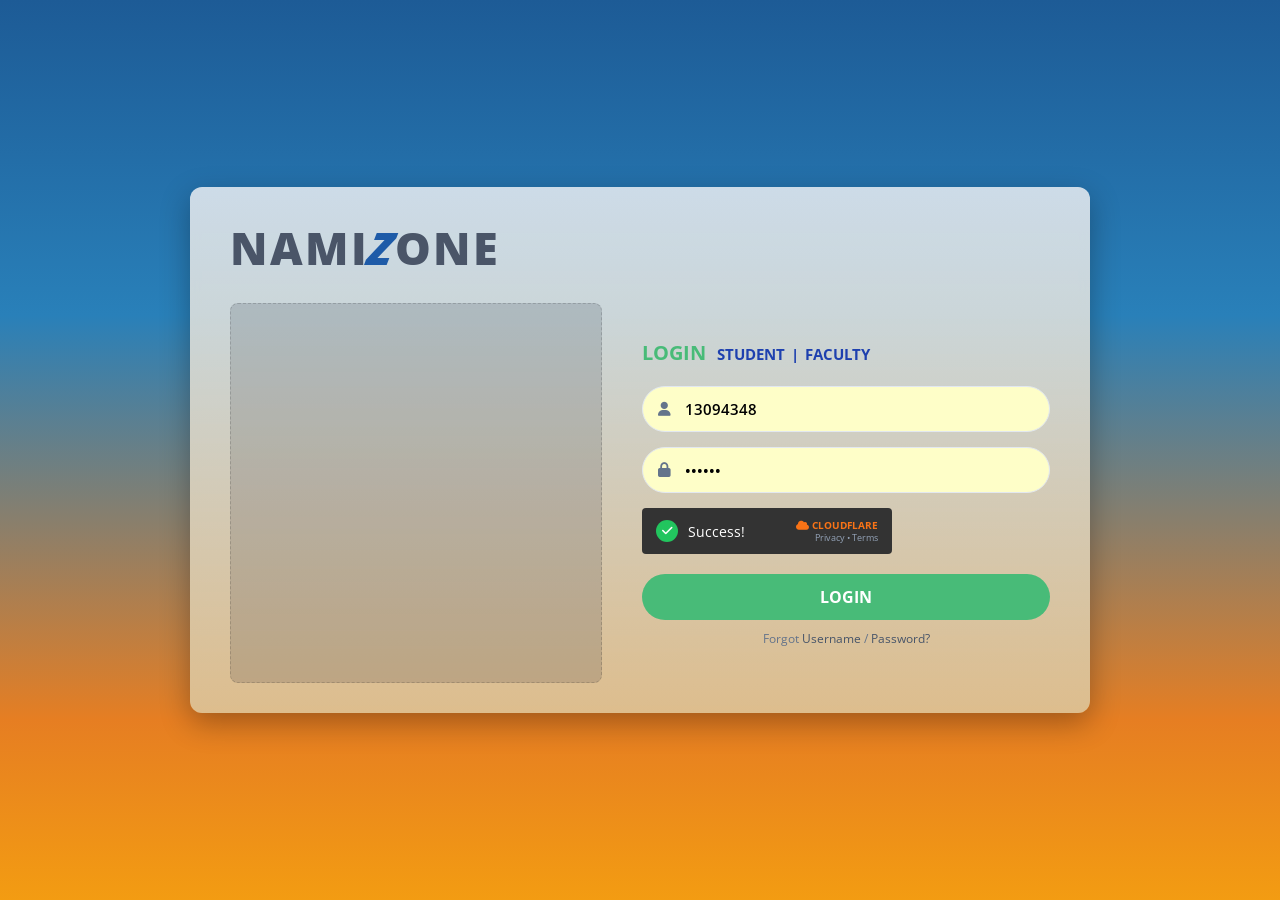
<file: index.html>
<!DOCTYPE html>
<html lang="en">
<head>
    <meta charset="UTF-8">
    <meta name="viewport" content="width=device-width, initial-scale=1.0">
    <title>NAMIZONE - Portal Login</title>
    <link rel="stylesheet" href="style.css">
    <link href="https://fonts.googleapis.com/css2?family=Open+Sans:wght@400;600;700&family=Roboto:wght@400;500;700&display=swap" rel="stylesheet">
    <link rel="stylesheet" href="https://cdnjs.cloudflare.com/ajax/libs/font-awesome/6.4.0/css/all.min.css">
</head>
<body>

    <div class="main-card">
        <!-- Logo Section -->
        <div class="logo-container">
            <h1 class="namizone-logo">NAMI<span class="lightning">Z</span>ONE</h1>
        </div>

        <!-- ================= STUDENT VIEW ================= -->
        <div id="studentView" class="content-body">
            <!-- Blanked Out Left Banner Area -->
            <div class="left-banner-blank"></div>

            <!-- Right Student Login Section -->
            <div class="right-login-section">
                <div class="login-header-row">
                    <span class="login-title">LOGIN</span>
                    <span class="role-selector">
                        <a href="#" class="role-link active" onclick="switchPortal('student')">STUDENT</a>
                        <span class="divider">|</span>
                        <a href="#" class="role-link" onclick="switchPortal('faculty')">FACULTY</a>
                    </span>
                </div>

                <form id="studentLoginForm" onsubmit="handleLogin(event, 'student')">
                    <div class="input-field-wrapper">
                        <i class="fa-solid fa-user input-icon"></i>
                        <input type="text" id="studentUserId" value="13094348" placeholder="User ID" required>
                    </div>

                    <div class="input-field-wrapper">
                        <i class="fa-solid fa-lock input-icon"></i>
                        <input type="password" id="studentPassword" value="••••••" placeholder="Password" required>
                    </div>

                    <div class="captcha-box">
                        <div class="captcha-left">
                            <div class="checkmark-circle">
                                <i class="fa-solid fa-check"></i>
                            </div>
                            <span class="captcha-text">Success!</span>
                        </div>
                        <div class="captcha-right">
                            <span class="cf-logo"><i class="fa-solid fa-cloud"></i> CLOUDFLARE</span>
                            <span class="cf-subtext">Privacy • Terms</span>
                        </div>
                    </div>

                    <button type="submit" class="login-btn green-btn">LOGIN</button>

                    <div class="forgot-row">
                        <span>Forgot</span> <a href="#">Username</a> / <a href="#">Password?</a>
                    </div>
                </form>
            </div>
        </div>

        <!-- ================= FACULTY VIEW ================= -->
        <div id="facultyView" class="content-body hidden">
            <!-- Left Yellow Faculty Box -->
            <div class="faculty-login-box">
                <div class="faculty-header-row">
                    <span class="faculty-title">Login</span>
                    <span class="faculty-subtitle">
                        <a href="#" onclick="switchPortal('student')" class="switch-back-link">Student</a> | Staff / Faculty
                    </span>
                </div>

                <form id="facultyLoginForm" onsubmit="handleLogin(event, 'faculty')">
                    <div class="faculty-field">
                        <label for="facultyUser">User Name</label>
                        <input type="text" id="facultyUser" value="FAC90421" required>
                    </div>

                    <div class="faculty-field">
                        <label for="facultyPwd">Password</label>
                        <input type="password" id="facultyPwd" value="••••••" required>
                    </div>

                    <div class="captcha-text-instruction">
                        Type the characters in the box below
                    </div>

                    <div class="text-captcha-image">
                        avmkv
                    </div>

                    <div class="faculty-field">
                        <input type="text" id="captchaInput" placeholder="Enter captcha text" value="avmkv" required>
                    </div>

                    <div class="get-password-row">
                        <span class="yellow-dot">●</span> <a href="#">Get Password ?</a>
                    </div>

                    <button type="submit" class="faculty-btn">Login</button>
                </form>
            </div>

            <!-- Blanked Out Right Banner Area -->
            <div class="right-banner-blank"></div>
        </div>

    </div>

    <script src="script.js"></script>
</body>
</html>
</file>
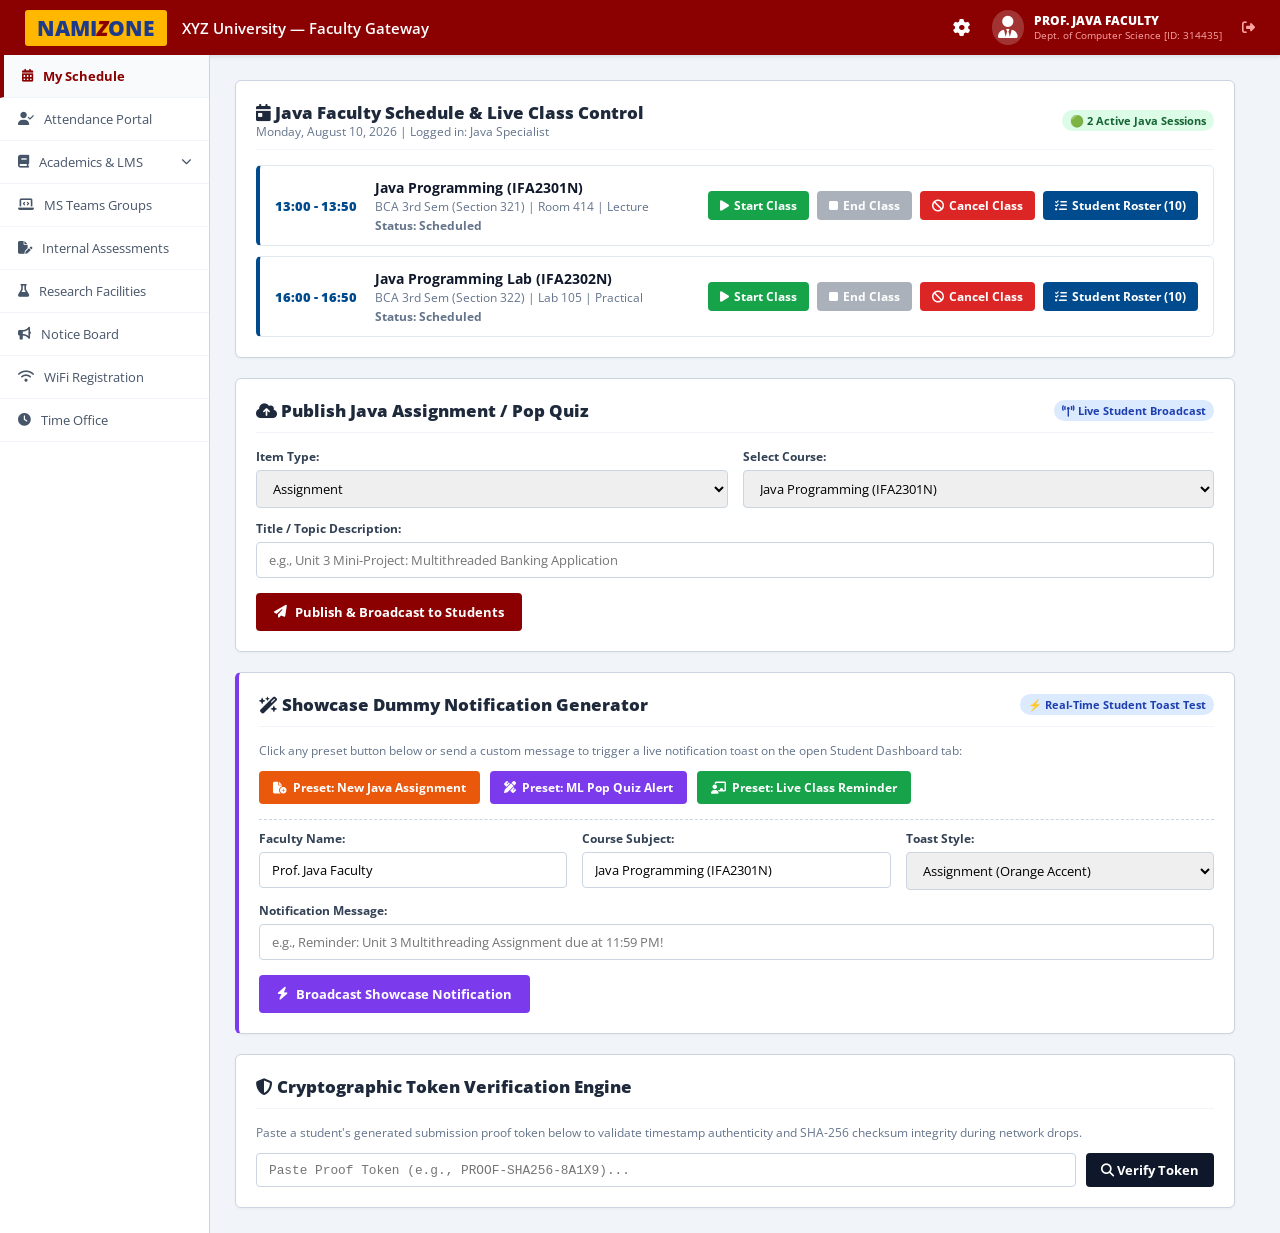
<file: faculty-dashboard.html>
<!DOCTYPE html>
<html lang="en">
<head>
    <meta charset="UTF-8">
    <meta name="viewport" content="width=device-width, initial-scale=1.0">
    <title>NAMIZONE - Faculty Portal</title>
    <link rel="stylesheet" href="faculty.css">
    <link href="https://fonts.googleapis.com/css2?family=Open+Sans:wght@400;600;700;800&display=swap" rel="stylesheet">
    <link rel="stylesheet" href="https://cdnjs.cloudflare.com/ajax/libs/font-awesome/6.4.0/css/all.min.css">
</head>
<body>

    <!-- TOP FACULTY HEADER -->
    <header class="top-header">
        <div class="header-left">
            <div class="logo-box">
                <h1 class="namizone-logo">NAMI<span class="lightning">Z</span>ONE</h1>
            </div>
            <div class="uni-name">XYZ University — Faculty Gateway</div>
        </div>

        <div class="header-right">
            <!-- GEAR ICON FOR DARK/NIGHT MODE TOGGLE -->
            <div class="nav-icon-badge" id="themeToggleBtn" onclick="toggleDarkMode()" title="Toggle Dark/Night Mode">
                <i class="fa-solid fa-gear" id="themeIcon"></i>
            </div>

            <div class="user-profile">
                <i class="fa-solid fa-user-tie staff-avatar"></i>
                <div class="user-info">
                    <span class="user-name">PROF. JAVA FACULTY</span>
                    <span class="user-sub">Dept. of Computer Science [ID: 314435]</span>
                </div>
                <i class="fa-solid fa-right-from-bracket logout-icon" onclick="logout()" title="Logout"></i>
            </div>
        </div>
    </header>

    <div class="faculty-app-layout">
        
        <!-- SIDEBAR NAVIGATION PANEL -->
        <aside class="sidebar">
            <ul class="nav-menu">
                <li class="nav-item active"><i class="fa-solid fa-calendar-days"></i> My Schedule</li>
                
                <!-- ATTENDANCE PORTAL MENU OPTION -->
                <li class="nav-item" onclick="openAttendanceModal('Java Programming (IFA2301N)')">
                    <i class="fa-solid fa-user-check"></i> Attendance Portal
                </li>

                <li class="nav-item dropdown">
                    <i class="fa-solid fa-book"></i> Academics & LMS <i class="fa-solid fa-chevron-down arrow"></i>
                </li>
                <li class="nav-item"><i class="fa-solid fa-laptop-code"></i> MS Teams Groups</li>
                <li class="nav-item"><i class="fa-solid fa-file-pen"></i> Internal Assessments</li>
                <li class="nav-item"><i class="fa-solid fa-flask"></i> Research Facilities</li>
                <li class="nav-item"><i class="fa-solid fa-bullhorn"></i> Notice Board</li>
                <li class="nav-item"><i class="fa-solid fa-wifi"></i> WiFi Registration</li>
                <li class="nav-item"><i class="fa-solid fa-clock"></i> Time Office</li>
            </ul>
        </aside>

        <!-- MAIN DASHBOARD CONTENT -->
        <main class="faculty-main-content">
            
            <!-- SECTION 1: TODAY'S TIMETABLE WITH START / END / CANCEL CLASS CONTROLS -->
            <section class="card timetable-card">
                <div class="card-header">
                    <div>
                        <h2><i class="fa-solid fa-calendar-day"></i> Java Faculty Schedule & Live Class Control</h2>
                        <span class="sub-heading">Monday, August 10, 2026 | Logged in: Java Specialist</span>
                    </div>
                    <span class="badge live">🟢 2 Active Java Sessions</span>
                </div>

                <div class="schedule-list">
                    <!-- Java Slot 1: Theory -->
                    <div class="schedule-item active-slot" id="slot-ifa2301n">
                        <div class="slot-time">13:00 - 13:50</div>
                        <div class="slot-details">
                            <strong>Java Programming (IFA2301N)</strong>
                            <span>BCA 3rd Sem (Section 321) | Room 414 | Lecture</span>
                            <span class="class-status-text" id="status-ifa2301n">Status: Scheduled</span>
                        </div>
                        <div class="slot-actions">
                            <button id="btn-start-ifa2301n" class="btn-class start" onclick="startClass('Java Programming (IFA2301N)', 'ifa2301n')">
                                <i class="fa-solid fa-play"></i> Start Class
                            </button>
                            <button id="btn-end-ifa2301n" class="btn-class end disabled" disabled onclick="endClass('Java Programming (IFA2301N)', 'ifa2301n')">
                                <i class="fa-solid fa-stop"></i> End Class
                            </button>
                            <button id="btn-cancel-ifa2301n" class="btn-class cancel" onclick="cancelClass('Java Programming (IFA2301N)', 'ifa2301n')">
                                <i class="fa-solid fa-ban"></i> Cancel Class
                            </button>
                            <button class="btn-class att-roster" onclick="openAttendanceModal('Java Programming (IFA2301N)')">
                                <i class="fa-solid fa-list-check"></i> Student Roster (10)
                            </button>
                        </div>
                    </div>

                    <!-- Java Slot 2: Lab -->
                    <div class="schedule-item active-slot" id="slot-ifa2302n">
                        <div class="slot-time">16:00 - 16:50</div>
                        <div class="slot-details">
                            <strong>Java Programming Lab (IFA2302N)</strong>
                            <span>BCA 3rd Sem (Section 322) | Lab 105 | Practical</span>
                            <span class="class-status-text" id="status-ifa2302n">Status: Scheduled</span>
                        </div>
                        <div class="slot-actions">
                            <button id="btn-start-ifa2302n" class="btn-class start" onclick="startClass('Java Programming Lab (IFA2302N)', 'ifa2302n')">
                                <i class="fa-solid fa-play"></i> Start Class
                            </button>
                            <button id="btn-end-ifa2302n" class="btn-class end disabled" disabled onclick="endClass('Java Programming Lab (IFA2302N)', 'ifa2302n')">
                                <i class="fa-solid fa-stop"></i> End Class
                            </button>
                            <button id="btn-cancel-ifa2302n" class="btn-class cancel" onclick="cancelClass('Java Programming Lab (IFA2302N)', 'ifa2302n')">
                                <i class="fa-solid fa-ban"></i> Cancel Class
                            </button>
                            <button class="btn-class att-roster" onclick="openAttendanceModal('Java Programming Lab (IFA2302N)')">
                                <i class="fa-solid fa-list-check"></i> Student Roster (10)
                            </button>
                        </div>
                    </div>
                </div>
            </section>

            <!-- SECTION 2: PUBLISH ASSIGNMENT / POP QUIZ -->
            <section class="card upload-card">
                <div class="card-header">
                    <h2><i class="fa-solid fa-cloud-arrow-up"></i> Publish Java Assignment / Pop Quiz</h2>
                    <span class="badge broadcast"><i class="fa-solid fa-tower-broadcast"></i> Live Student Broadcast</span>
                </div>

                <form id="facultyUploadForm" onsubmit="publishFacultyItem(event)">
                    <div class="form-row">
                        <div class="form-group">
                            <label for="postType">Item Type:</label>
                            <select id="postType" required>
                                <option value="assignment">Assignment</option>
                                <option value="quiz">Pop Quiz</option>
                            </select>
                        </div>
                        <div class="form-group">
                            <label for="postSubject">Select Course:</label>
                            <select id="postSubject" required>
                                <option value="Java Programming">Java Programming (IFA2301N)</option>
                                <option value="Java Programming Lab">Java Programming Lab (IFA2302N)</option>
                            </select>
                        </div>
                    </div>

                    <div class="form-group margin-top">
                        <label for="postTitle">Title / Topic Description:</label>
                        <input type="text" id="postTitle" placeholder="e.g., Unit 3 Mini-Project: Multithreaded Banking Application" required>
                    </div>

                    <button type="submit" class="publish-btn">
                        <i class="fa-solid fa-paper-plane"></i> Publish & Broadcast to Students
                    </button>
                </form>
            </section>

            <!-- SECTION 3: DUMMY NOTIFICATION GENERATOR FOR SHOWCASE -->
            <section class="card notification-generator-card">
                <div class="card-header">
                    <h2><i class="fa-solid fa-wand-magic-sparkles"></i> Showcase Dummy Notification Generator</h2>
                    <span class="badge broadcast">⚡ Real-Time Student Toast Test</span>
                </div>
                <p class="section-desc">Click any preset button below or send a custom message to trigger a live notification toast on the open Student Dashboard tab:</p>

                <div class="preset-btn-group">
                    <button class="btn-preset assignment" onclick="triggerQuickDummy('assignment')">
                        <i class="fa-solid fa-file-circle-plus"></i> Preset: New Java Assignment
                    </button>
                    <button class="btn-preset quiz" onclick="triggerQuickDummy('quiz')">
                        <i class="fa-solid fa-pen-ruler"></i> Preset: ML Pop Quiz Alert
                    </button>
                    <button class="btn-preset class" onclick="triggerQuickDummy('class')">
                        <i class="fa-solid fa-chalkboard-user"></i> Preset: Live Class Reminder
                    </button>
                </div>

                <div class="custom-generator-form">
                    <div class="form-row margin-top">
                        <div class="form-group">
                            <label for="dummyAuthor">Faculty Name:</label>
                            <input type="text" id="dummyAuthor" value="Prof. Java Faculty">
                        </div>
                        <div class="form-group">
                            <label for="dummySubject">Course Subject:</label>
                            <input type="text" id="dummySubject" value="Java Programming (IFA2301N)">
                        </div>
                        <div class="form-group">
                            <label for="dummyType">Toast Style:</label>
                            <select id="dummyType">
                                <option value="assignment">Assignment (Orange Accent)</option>
                                <option value="quiz">Pop Quiz (Purple Accent)</option>
                                <option value="class_start">Class Start (Green Accent)</option>
                            </select>
                        </div>
                    </div>

                    <div class="form-group margin-top">
                        <label for="dummyTitle">Notification Message:</label>
                        <input type="text" id="dummyTitle" placeholder="e.g., Reminder: Unit 3 Multithreading Assignment due at 11:59 PM!">
                    </div>

                    <button class="publish-btn dummy-send-btn" onclick="sendCustomDummyNotification()">
                        <i class="fa-solid fa-bolt"></i> Broadcast Showcase Notification
                    </button>
                </div>
            </section>

            <!-- SECTION 4: TOKEN VERIFICATION ENGINE -->
            <section class="card verification-card">
                <div class="card-header">
                    <h2><i class="fa-solid fa-shield-halved"></i> Cryptographic Token Verification Engine</h2>
                </div>
                <p class="section-desc">Paste a student's generated submission proof token below to validate timestamp authenticity and SHA-256 checksum integrity during network drops.</p>

                <div class="input-group">
                    <input type="text" id="tokenInput" placeholder="Paste Proof Token (e.g., PROOF-SHA256-8A1X9)...">
                    <button class="verify-btn" onclick="verifyToken()"><i class="fa-solid fa-magnifying-glass"></i> Verify Token</button>
                </div>

                <div id="verificationResult" class="result-box hidden"></div>
            </section>

        </main>
    </div>

    <!-- STUDENT ATTENDANCE PORTAL MODAL (10 STUDENTS XYZ 1 TO 10) -->
    <div id="attendanceModal" class="modal-overlay hidden">
        <div class="modal-card">
            <div class="modal-header">
                <div>
                    <h3><i class="fa-solid fa-clipboard-user"></i> Student Attendance Marking Portal</h3>
                    <span id="modalSubjectTitle" class="modal-sub">Java Programming (IFA2301N)</span>
                </div>
                <button class="modal-close-btn" onclick="closeAttendanceModal()"><i class="fa-solid fa-xmark"></i></button>
            </div>

            <div class="modal-body">
                <p class="roster-hint">Mark attendance status for enrolled students (Section 321):</p>
                
                <div class="student-roster-list">
                    <div class="roster-item">
                        <div class="student-meta"><strong>XYZ Student 1</strong><span>Roll No: A71015849201 | BCA 3rd Sem</span></div>
                        <div class="toggle-group">
                            <label class="toggle-label present"><input type="radio" name="att_std1" value="present" checked> Present</label>
                            <label class="toggle-label absent"><input type="radio" name="att_std1" value="absent"> Absent</label>
                        </div>
                    </div>

                    <div class="roster-item">
                        <div class="student-meta"><strong>XYZ Student 2</strong><span>Roll No: A71015849202 | BCA 3rd Sem</span></div>
                        <div class="toggle-group">
                            <label class="toggle-label present"><input type="radio" name="att_std2" value="present" checked> Present</label>
                            <label class="toggle-label absent"><input type="radio" name="att_std2" value="absent"> Absent</label>
                        </div>
                    </div>

                    <div class="roster-item">
                        <div class="student-meta"><strong>XYZ Student 3</strong><span>Roll No: A71015849203 | BCA 3rd Sem</span></div>
                        <div class="toggle-group">
                            <label class="toggle-label present"><input type="radio" name="att_std3" value="present" checked> Present</label>
                            <label class="toggle-label absent"><input type="radio" name="att_std3" value="absent"> Absent</label>
                        </div>
                    </div>

                    <div class="roster-item">
                        <div class="student-meta"><strong>XYZ Student 4</strong><span>Roll No: A71015849204 | BCA 3rd Sem</span></div>
                        <div class="toggle-group">
                            <label class="toggle-label present"><input type="radio" name="att_std4" value="present" checked> Present</label>
                            <label class="toggle-label absent"><input type="radio" name="att_std4" value="absent"> Absent</label>
                        </div>
                    </div>

                    <div class="roster-item">
                        <div class="student-meta"><strong>XYZ Student 5</strong><span>Roll No: A71015849205 | BCA 3rd Sem</span></div>
                        <div class="toggle-group">
                            <label class="toggle-label present"><input type="radio" name="att_std5" value="present" checked> Present</label>
                            <label class="toggle-label absent"><input type="radio" name="att_std5" value="absent"> Absent</label>
                        </div>
                    </div>

                    <div class="roster-item">
                        <div class="student-meta"><strong>XYZ Student 6</strong><span>Roll No: A71015849206 | BCA 3rd Sem</span></div>
                        <div class="toggle-group">
                            <label class="toggle-label present"><input type="radio" name="att_std6" value="present" checked> Present</label>
                            <label class="toggle-label absent"><input type="radio" name="att_std6" value="absent"> Absent</label>
                        </div>
                    </div>

                    <div class="roster-item">
                        <div class="student-meta"><strong>XYZ Student 7</strong><span>Roll No: A71015849207 | BCA 3rd Sem</span></div>
                        <div class="toggle-group">
                            <label class="toggle-label present"><input type="radio" name="att_std7" value="present" checked> Present</label>
                            <label class="toggle-label absent"><input type="radio" name="att_std7" value="absent"> Absent</label>
                        </div>
                    </div>

                    <div class="roster-item">
                        <div class="student-meta"><strong>XYZ Student 8</strong><span>Roll No: A71015849208 | BCA 3rd Sem</span></div>
                        <div class="toggle-group">
                            <label class="toggle-label present"><input type="radio" name="att_std8" value="present" checked> Present</label>
                            <label class="toggle-label absent"><input type="radio" name="att_std8" value="absent"> Absent</label>
                        </div>
                    </div>

                    <div class="roster-item">
                        <div class="student-meta"><strong>XYZ Student 9</strong><span>Roll No: A71015849209 | BCA 3rd Sem</span></div>
                        <div class="toggle-group">
                            <label class="toggle-label present"><input type="radio" name="att_std9" value="present" checked> Present</label>
                            <label class="toggle-label absent"><input type="radio" name="att_std9" value="absent"> Absent</label>
                        </div>
                    </div>

                    <div class="roster-item">
                        <div class="student-meta"><strong>XYZ Student 10</strong><span>Roll No: A71015849210 | BCA 3rd Sem</span></div>
                        <div class="toggle-group">
                            <label class="toggle-label present"><input type="radio" name="att_std10" value="present" checked> Present</label>
                            <label class="toggle-label absent"><input type="radio" name="att_std10" value="absent"> Absent</label>
                        </div>
                    </div>
                </div>
            </div>

            <div class="modal-footer">
                <button class="btn-submit-att" onclick="submitStudentAttendance()">
                    <i class="fa-solid fa-floppy-disk"></i> Submit & Sync Attendance
                </button>
            </div>
        </div>
    </div>

    <script src="faculty.js"></script>
</body>
</html>
</file>
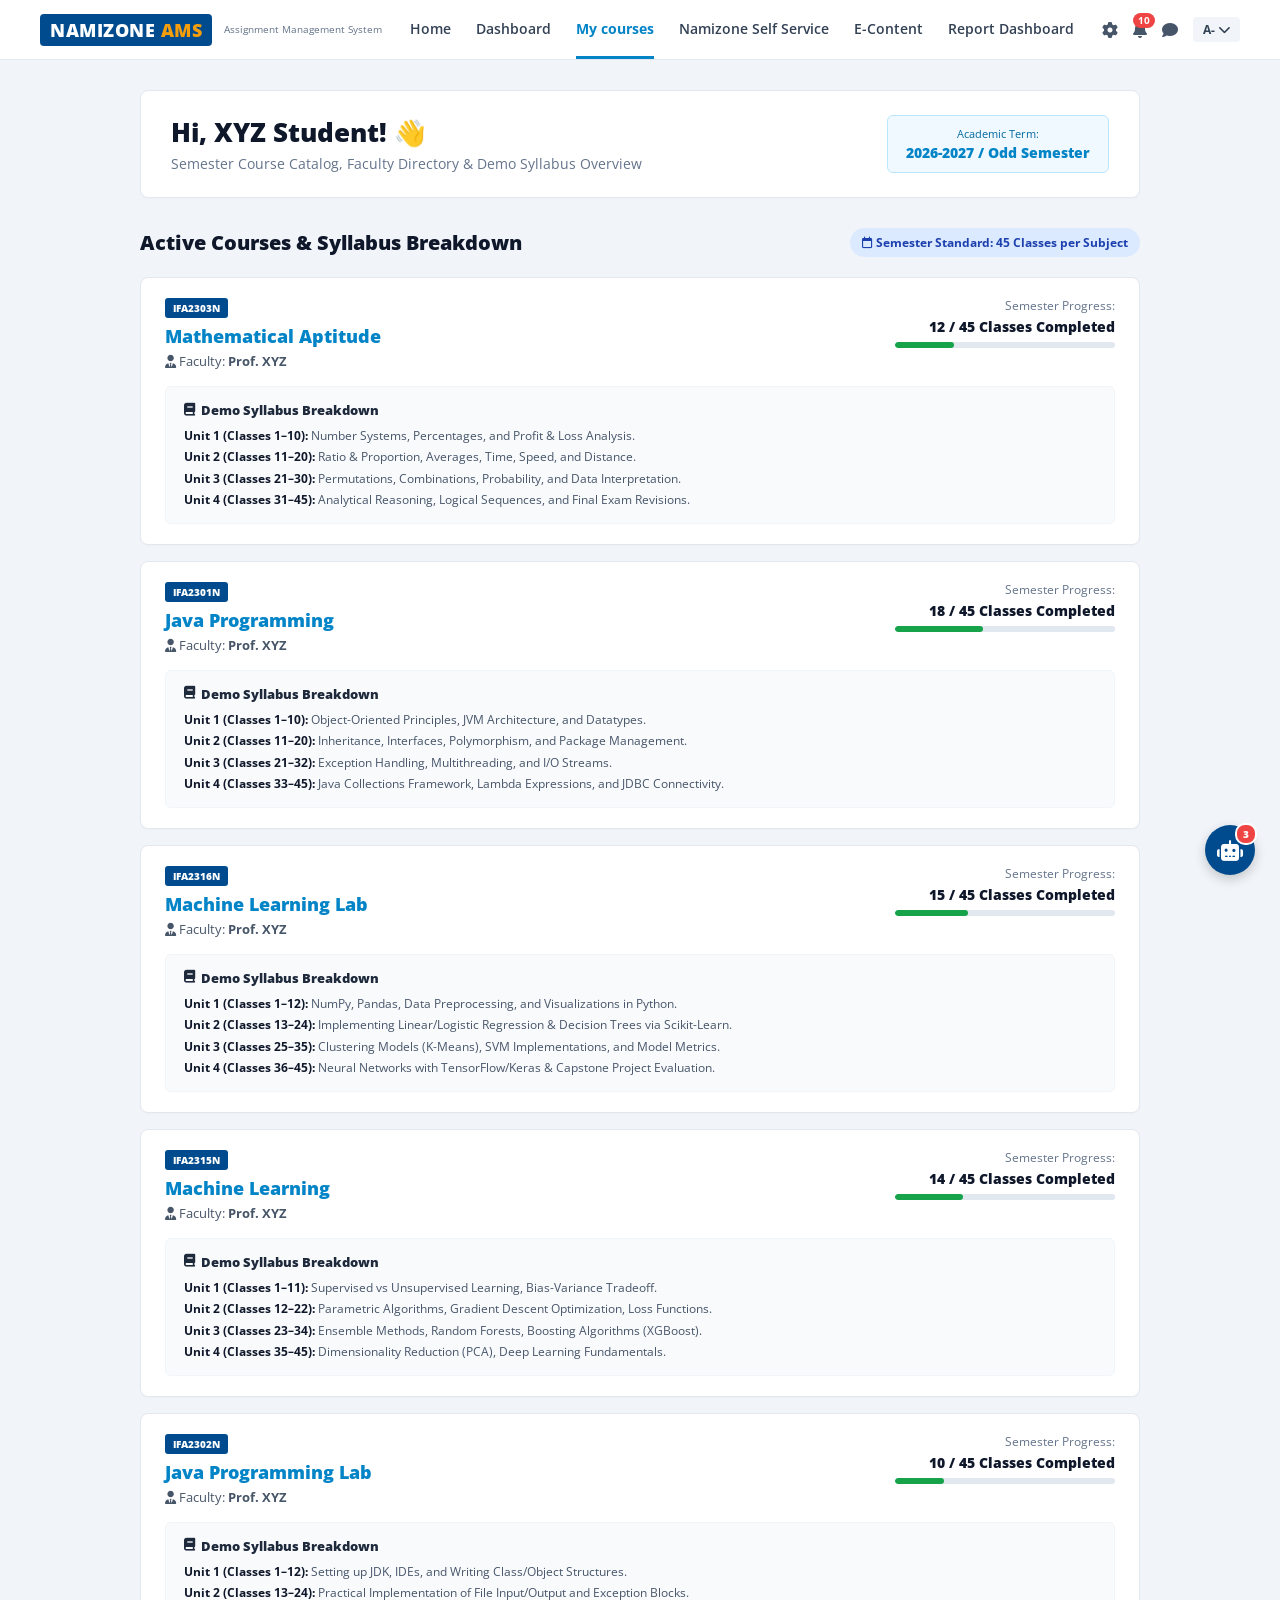
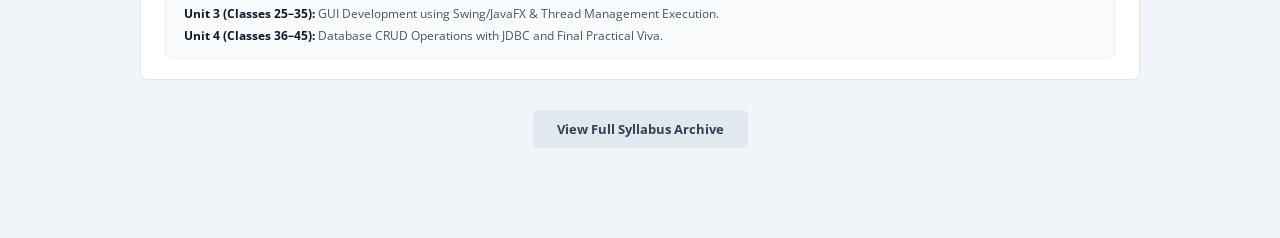
<file: lms.html>
<!DOCTYPE html>
<html lang="en">
<head>
    <meta charset="UTF-8">
    <meta name="viewport" content="width=device-width, initial-scale=1.0">
    <title>NAMIZONE AMS - Syllabus Breakdown</title>
    <link href="https://fonts.googleapis.com/css2?family=Open+Sans:wght@400;600;700;800&display=swap" rel="stylesheet">
    <link rel="stylesheet" href="https://cdnjs.cloudflare.com/ajax/libs/font-awesome/6.4.0/css/all.min.css">
    <style>
        /* ==========================================================================
           NAMIZONE AMS - EXACT UI LAYOUT
           ========================================================================== */

        * {
            margin: 0;
            padding: 0;
            box-sizing: border-box;
            font-family: 'Open Sans', sans-serif;
        }

        body {
            background-color: #f1f5f9;
            color: #0f172a;
            font-size: 13px;
            padding-bottom: 60px;
        }

        /* TOP NAVIGATION HEADER */
        .top-navbar {
            background: #ffffff;
            border-bottom: 1px solid #e2e8f0;
            height: 60px;
            display: flex;
            align-items: center;
            justify-content: space-between;
            padding: 0 40px;
            position: sticky;
            top: 0;
            z-index: 1000;
        }

        .nav-logo-group {
            display: flex;
            align-items: center;
            gap: 12px;
        }

        .logo-badge {
            background: #004b8d;
            color: #ffffff;
            font-weight: 800;
            font-size: 1.1rem;
            padding: 4px 10px;
            border-radius: 4px;
            letter-spacing: 0.5px;
        }

        .logo-badge span {
            color: #f59e0b;
        }

        .logo-subtext {
            font-size: 0.65rem;
            color: #64748b;
            line-height: 1.1;
        }

        .nav-links {
            display: flex;
            align-items: center;
            gap: 25px;
        }

        .nav-links a {
            text-decoration: none;
            color: #334155;
            font-size: 0.85rem;
            font-weight: 600;
            padding-bottom: 18px;
            margin-top: 18px;
            border-bottom: 3px solid transparent;
            transition: all 0.2s;
        }

        .nav-links a.active, .nav-links a:hover {
            color: #0284c7;
            border-bottom-color: #0284c7;
            font-weight: 700;
        }

        .nav-user-actions {
            display: flex;
            align-items: center;
            gap: 15px;
        }

        .icon-trigger {
            position: relative;
            font-size: 1rem;
            color: #475569;
            cursor: pointer;
        }

        .icon-trigger .badge-count {
            position: absolute;
            top: -6px;
            right: -8px;
            background: #ef4444;
            color: white;
            font-size: 0.6rem;
            font-weight: bold;
            padding: 1px 5px;
            border-radius: 10px;
        }

        .user-grade-tag {
            background: #f1f5f9;
            padding: 4px 10px;
            border-radius: 4px;
            font-size: 0.78rem;
            font-weight: 700;
            color: #334155;
            cursor: pointer;
        }

        /* MAIN CONTAINER */
        .page-content {
            max-width: 1000px;
            margin: 30px auto;
            display: flex;
            flex-direction: column;
            gap: 20px;
        }

        /* GREETING CARD */
        .greeting-card {
            background: #ffffff;
            border: 1px solid #e2e8f0;
            border-radius: 8px;
            padding: 24px 30px;
            display: flex;
            justify-content: space-between;
            align-items: center;
            box-shadow: 0 1px 3px rgba(0,0,0,0.02);
        }

        .greeting-text h1 {
            font-size: 1.6rem;
            font-weight: 800;
            color: #0f172a;
            margin-bottom: 4px;
        }

        .greeting-text p {
            font-size: 0.85rem;
            color: #64748b;
        }

        .academic-term-box {
            background: #f0f9ff;
            border: 1px solid #bae6fd;
            padding: 10px 18px;
            border-radius: 6px;
            text-align: center;
        }

        .term-label {
            font-size: 0.7rem;
            color: #0369a1;
            display: block;
            margin-bottom: 2px;
        }

        .term-val {
            font-size: 0.85rem;
            font-weight: 800;
            color: #0284c7;
        }

        /* SECTION HEADER */
        .section-header {
            display: flex;
            justify-content: space-between;
            align-items: center;
            margin-top: 10px;
        }

        .section-header h2 {
            font-size: 1.25rem;
            font-weight: 800;
            color: #0f172a;
        }

        .standard-badge {
            background: #dbeafe;
            color: #1e40af;
            font-size: 0.75rem;
            font-weight: 700;
            padding: 6px 12px;
            border-radius: 20px;
        }

        /* COURSE BLOCKS */
        .course-list {
            display: flex;
            flex-direction: column;
            gap: 16px;
        }

        .course-card {
            background: #ffffff;
            border: 1px solid #e2e8f0;
            border-radius: 8px;
            padding: 20px 24px;
            box-shadow: 0 1px 3px rgba(0,0,0,0.02);
        }

        .course-card-top {
            display: flex;
            justify-content: space-between;
            align-items: flex-start;
            margin-bottom: 16px;
        }

        .code-pill {
            background: #004b8d;
            color: #ffffff;
            font-size: 0.65rem;
            font-weight: 800;
            padding: 3px 8px;
            border-radius: 3px;
            display: inline-block;
            margin-bottom: 6px;
        }

        .course-name {
            font-size: 1.1rem;
            font-weight: 800;
            color: #0284c7;
            text-decoration: none;
            display: block;
            margin-bottom: 4px;
        }

        .faculty-info {
            font-size: 0.8rem;
            color: #475569;
        }

        .progress-side {
            text-align: right;
            width: 220px;
        }

        .progress-label {
            font-size: 0.72rem;
            color: #64748b;
            display: block;
            margin-bottom: 4px;
        }

        .progress-val {
            font-size: 0.85rem;
            font-weight: 800;
            color: #0f172a;
            margin-bottom: 6px;
        }

        .progress-bar-bg {
            width: 100%;
            height: 6px;
            background: #e2e8f0;
            border-radius: 3px;
            overflow: hidden;
        }

        .progress-bar-fill {
            height: 100%;
            background: #16a34a;
            border-radius: 3px;
        }

        /* SYLLABUS BREAKDOWN BOX */
        .syllabus-box {
            background: #f8fafc;
            border: 1px solid #f1f5f9;
            border-radius: 6px;
            padding: 14px 18px;
        }

        .syllabus-box-title {
            font-size: 0.8rem;
            font-weight: 800;
            color: #1e293b;
            margin-bottom: 8px;
            display: flex;
            align-items: center;
            gap: 6px;
        }

        .syllabus-units {
            display: flex;
            flex-direction: column;
            gap: 4px;
        }

        .syllabus-units p {
            font-size: 0.78rem;
            color: #475569;
            line-height: 1.4;
        }

        .syllabus-units p strong {
            color: #0f172a;
        }

        /* ARCHIVE BUTTON */
        .archive-btn-wrap {
            text-align: center;
            margin-top: 10px;
        }

        .btn-archive {
            background: #e2e8f0;
            color: #334155;
            border: none;
            padding: 10px 24px;
            border-radius: 6px;
            font-size: 0.82rem;
            font-weight: 700;
            cursor: pointer;
            transition: background 0.2s;
        }

        .btn-archive:hover {
            background: #cbd5e1;
        }

        /* FLOATING AI BOT ICON */
        .floating-bot-btn {
            position: fixed;
            bottom: 25px;
            right: 25px;
            width: 50px;
            height: 50px;
            background: #004b8d;
            color: white;
            border-radius: 50%;
            display: flex;
            align-items: center;
            justify-content: center;
            font-size: 1.3rem;
            box-shadow: 0 4px 12px rgba(0,0,0,0.2);
            cursor: pointer;
            z-index: 9999;
        }

        .bot-badge {
            position: absolute;
            top: -2px;
            right: -2px;
            background: #ef4444;
            color: white;
            font-size: 0.65rem;
            font-weight: 800;
            padding: 2px 6px;
            border-radius: 10px;
            border: 2px solid #ffffff;
        }

        /* DARK MODE STYLES */
        body.dark-mode {
            background-color: #0f172a;
            color: #f8fafc;
        }

        body.dark-mode .top-navbar,
        body.dark-mode .greeting-card,
        body.dark-mode .course-card {
            background-color: #1e293b;
            border-color: #334155;
            color: #f8fafc;
        }

        body.dark-mode .nav-links a {
            color: #cbd5e1;
        }

        body.dark-mode .nav-links a.active,
        body.dark-mode .course-name {
            color: #38bdf8;
        }

        body.dark-mode .greeting-text h1,
        body.dark-mode .section-header h2,
        body.dark-mode .progress-val,
        body.dark-mode .syllabus-box-title,
        body.dark-mode .syllabus-units p strong {
            color: #f8fafc;
        }

        body.dark-mode .greeting-text p,
        body.dark-mode .faculty-info,
        body.dark-mode .progress-label,
        body.dark-mode .syllabus-units p {
            color: #cbd5e1;
        }

        body.dark-mode .syllabus-box {
            background-color: #0f172a;
            border-color: #334155;
        }

        body.dark-mode .academic-term-box {
            background-color: #0f172a;
            border-color: #0284c7;
        }

        body.dark-mode .btn-archive {
            background-color: #334155;
            color: #f8fafc;
        }
    </style>
</head>
<body>

    <!-- TOP NAVIGATION HEADER -->
    <header class="top-navbar">
        <div class="nav-logo-group">
            <div class="logo-badge">NAMIZONE <span>AMS</span></div>
            <div class="logo-subtext">Assignment Management System</div>
        </div>

        <nav class="nav-links">
            <a href="dashboard.html">Home</a>
            <a href="dashboard.html">Dashboard</a>
            <a href="lms.html" class="active">My courses</a>
            <a href="#">Namizone Self Service</a>
            <a href="#">E-Content</a>
            <a href="#">Report Dashboard</a>
        </nav>

        <div class="nav-user-actions">
            <!-- GEAR ICON DARK MODE TOGGLE -->
            <div class="icon-trigger" onclick="toggleDarkMode()" title="Toggle Dark/Night Mode">
                <i class="fa-solid fa-gear" id="themeIcon"></i>
            </div>
            <div class="icon-trigger">
                <i class="fa-solid fa-bell"></i>
                <span class="badge-count">10</span>
            </div>
            <div class="icon-trigger">
                <i class="fa-solid fa-comment"></i>
            </div>
            <div class="user-grade-tag">
                A- <i class="fa-solid fa-chevron-down"></i>
            </div>
        </div>
    </header>

    <!-- PAGE CONTAINER -->
    <div class="page-content">
        
        <!-- GREETING CARD -->
        <section class="greeting-card">
            <div class="greeting-text">
                <h1>Hi, XYZ Student! 👋</h1>
                <p>Semester Course Catalog, Faculty Directory & Demo Syllabus Overview</p>
            </div>
            <div class="academic-term-box">
                <span class="term-label">Academic Term:</span>
                <span class="term-val">2026-2027 / Odd Semester</span>
            </div>
        </section>

        <!-- SECTION HEADER -->
        <div class="section-header">
            <h2>Active Courses & Syllabus Breakdown</h2>
            <span class="standard-badge"><i class="fa-regular fa-calendar"></i> Semester Standard: 45 Classes per Subject</span>
        </div>

        <!-- COURSE BLOCKS LIST -->
        <main class="course-list">
            
            <!-- Course 1: Mathematical Aptitude -->
            <article class="course-card">
                <div class="course-card-top">
                    <div>
                        <span class="code-pill">IFA2303N</span>
                        <a href="#" class="course-name">Mathematical Aptitude</a>
                        <div class="faculty-info"><i class="fa-solid fa-user-tie"></i> Faculty: <strong>Prof. XYZ</strong></div>
                    </div>
                    <div class="progress-side">
                        <span class="progress-label">Semester Progress:</span>
                        <div class="progress-val">12 / 45 Classes Completed</div>
                        <div class="progress-bar-bg">
                            <div class="progress-bar-fill" style="width: 26.6%;"></div>
                        </div>
                    </div>
                </div>

                <div class="syllabus-box">
                    <div class="syllabus-box-title"><i class="fa-solid fa-book"></i> Demo Syllabus Breakdown</div>
                    <div class="syllabus-units">
                        <p><strong>Unit 1 (Classes 1–10):</strong> Number Systems, Percentages, and Profit & Loss Analysis.</p>
                        <p><strong>Unit 2 (Classes 11–20):</strong> Ratio & Proportion, Averages, Time, Speed, and Distance.</p>
                        <p><strong>Unit 3 (Classes 21–30):</strong> Permutations, Combinations, Probability, and Data Interpretation.</p>
                        <p><strong>Unit 4 (Classes 31–45):</strong> Analytical Reasoning, Logical Sequences, and Final Exam Revisions.</p>
                    </div>
                </div>
            </article>

            <!-- Course 2: Java Programming -->
            <article class="course-card">
                <div class="course-card-top">
                    <div>
                        <span class="code-pill">IFA2301N</span>
                        <a href="#" class="course-name">Java Programming</a>
                        <div class="faculty-info"><i class="fa-solid fa-user-tie"></i> Faculty: <strong>Prof. XYZ</strong></div>
                    </div>
                    <div class="progress-side">
                        <span class="progress-label">Semester Progress:</span>
                        <div class="progress-val">18 / 45 Classes Completed</div>
                        <div class="progress-bar-bg">
                            <div class="progress-bar-fill" style="width: 40%;"></div>
                        </div>
                    </div>
                </div>

                <div class="syllabus-box">
                    <div class="syllabus-box-title"><i class="fa-solid fa-book"></i> Demo Syllabus Breakdown</div>
                    <div class="syllabus-units">
                        <p><strong>Unit 1 (Classes 1–10):</strong> Object-Oriented Principles, JVM Architecture, and Datatypes.</p>
                        <p><strong>Unit 2 (Classes 11–20):</strong> Inheritance, Interfaces, Polymorphism, and Package Management.</p>
                        <p><strong>Unit 3 (Classes 21–32):</strong> Exception Handling, Multithreading, and I/O Streams.</p>
                        <p><strong>Unit 4 (Classes 33–45):</strong> Java Collections Framework, Lambda Expressions, and JDBC Connectivity.</p>
                    </div>
                </div>
            </article>

            <!-- Course 3: Machine Learning Lab -->
            <article class="course-card">
                <div class="course-card-top">
                    <div>
                        <span class="code-pill">IFA2316N</span>
                        <a href="#" class="course-name">Machine Learning Lab</a>
                        <div class="faculty-info"><i class="fa-solid fa-user-tie"></i> Faculty: <strong>Prof. XYZ</strong></div>
                    </div>
                    <div class="progress-side">
                        <span class="progress-label">Semester Progress:</span>
                        <div class="progress-val">15 / 45 Classes Completed</div>
                        <div class="progress-bar-bg">
                            <div class="progress-bar-fill" style="width: 33.3%;"></div>
                        </div>
                    </div>
                </div>

                <div class="syllabus-box">
                    <div class="syllabus-box-title"><i class="fa-solid fa-book"></i> Demo Syllabus Breakdown</div>
                    <div class="syllabus-units">
                        <p><strong>Unit 1 (Classes 1–12):</strong> NumPy, Pandas, Data Preprocessing, and Visualizations in Python.</p>
                        <p><strong>Unit 2 (Classes 13–24):</strong> Implementing Linear/Logistic Regression & Decision Trees via Scikit-Learn.</p>
                        <p><strong>Unit 3 (Classes 25–35):</strong> Clustering Models (K-Means), SVM Implementations, and Model Metrics.</p>
                        <p><strong>Unit 4 (Classes 36–45):</strong> Neural Networks with TensorFlow/Keras & Capstone Project Evaluation.</p>
                    </div>
                </div>
            </article>

            <!-- Course 4: Machine Learning -->
            <article class="course-card">
                <div class="course-card-top">
                    <div>
                        <span class="code-pill">IFA2315N</span>
                        <a href="#" class="course-name">Machine Learning</a>
                        <div class="faculty-info"><i class="fa-solid fa-user-tie"></i> Faculty: <strong>Prof. XYZ</strong></div>
                    </div>
                    <div class="progress-side">
                        <span class="progress-label">Semester Progress:</span>
                        <div class="progress-val">14 / 45 Classes Completed</div>
                        <div class="progress-bar-bg">
                            <div class="progress-bar-fill" style="width: 31.1%;"></div>
                        </div>
                    </div>
                </div>

                <div class="syllabus-box">
                    <div class="syllabus-box-title"><i class="fa-solid fa-book"></i> Demo Syllabus Breakdown</div>
                    <div class="syllabus-units">
                        <p><strong>Unit 1 (Classes 1–11):</strong> Supervised vs Unsupervised Learning, Bias-Variance Tradeoff.</p>
                        <p><strong>Unit 2 (Classes 12–22):</strong> Parametric Algorithms, Gradient Descent Optimization, Loss Functions.</p>
                        <p><strong>Unit 3 (Classes 23–34):</strong> Ensemble Methods, Random Forests, Boosting Algorithms (XGBoost).</p>
                        <p><strong>Unit 4 (Classes 35–45):</strong> Dimensionality Reduction (PCA), Deep Learning Fundamentals.</p>
                    </div>
                </div>
            </article>

            <!-- Course 5: Java Programming Lab -->
            <article class="course-card">
                <div class="course-card-top">
                    <div>
                        <span class="code-pill">IFA2302N</span>
                        <a href="#" class="course-name">Java Programming Lab</a>
                        <div class="faculty-info"><i class="fa-solid fa-user-tie"></i> Faculty: <strong>Prof. XYZ</strong></div>
                    </div>
                    <div class="progress-side">
                        <span class="progress-label">Semester Progress:</span>
                        <div class="progress-val">10 / 45 Classes Completed</div>
                        <div class="progress-bar-bg">
                            <div class="progress-bar-fill" style="width: 22.2%;"></div>
                        </div>
                    </div>
                </div>

                <div class="syllabus-box">
                    <div class="syllabus-box-title"><i class="fa-solid fa-book"></i> Demo Syllabus Breakdown</div>
                    <div class="syllabus-units">
                        <p><strong>Unit 1 (Classes 1–12):</strong> Setting up JDK, IDEs, and Writing Class/Object Structures.</p>
                        <p><strong>Unit 2 (Classes 13–24):</strong> Practical Implementation of File Input/Output and Exception Blocks.</p>
                        <p><strong>Unit 3 (Classes 25–35):</strong> GUI Development using Swing/JavaFX & Thread Management Execution.</p>
                        <p><strong>Unit 4 (Classes 36–45):</strong> Database CRUD Operations with JDBC and Final Practical Viva.</p>
                    </div>
                </div>
            </article>

        </main>

        <!-- FULL ARCHIVE BUTTON -->
        <div class="archive-btn-wrap">
            <button class="btn-archive">View Full Syllabus Archive</button>
        </div>
    </div>

    <!-- FLOATING AI CHATBOT TRIGGER BUTTON -->
    <div class="floating-bot-btn" onclick="window.location.href='dashboard.html'" title="Click to view AI Guardian">
        <i class="fa-solid fa-robot"></i>
        <span class="bot-badge">3</span>
    </div>

    <!-- PERSISTENT DARK MODE SCRIPT -->
    <script>
        document.addEventListener('DOMContentLoaded', () => {
            const savedTheme = localStorage.getItem('namizone_theme');
            const icon = document.getElementById('themeIcon');
            if (savedTheme === 'dark') {
                document.body.classList.add('dark-mode');
                if (icon) {
                    icon.style.color = '#38bdf8';
                    icon.style.transform = 'rotate(180deg)';
                }
            }
        });

        function toggleDarkMode() {
            const body = document.body;
            const isDark = body.classList.toggle('dark-mode');
            localStorage.setItem('namizone_theme', isDark ? 'dark' : 'light');

            const icon = document.getElementById('themeIcon');
            if (icon) {
                if (isDark) {
                    icon.style.color = '#38bdf8';
                    icon.style.transform = 'rotate(180deg)';
                    icon.style.transition = 'transform 0.4s ease, color 0.3s ease';
                } else {
                    icon.style.color = '';
                    icon.style.transform = 'rotate(0deg)';
                    icon.style.transition = 'transform 0.4s ease, color 0.3s ease';
                }
            }
        }
    </script>
</body>
</html>
</file>
<file: style.css>
* {
    margin: 0;
    padding: 0;
    box-sizing: border-box;
    font-family: 'Open Sans', 'Roboto', sans-serif;
}

body {
    min-height: 100vh;
    display: flex;
    align-items: center;
    justify-content: center;
    background: linear-gradient(180deg, #1d5b96 0%, #2980b9 35%, #e67e22 80%, #f39c12 100%);
    background-attachment: fixed;
    padding: 15px;
}

.main-card {
    width: 100%;
    max-width: 900px;
    background: linear-gradient(180deg, rgba(235, 238, 242, 0.85) 0%, rgba(220, 200, 160, 0.85) 100%);
    border-radius: 12px;
    box-shadow: 0 10px 30px rgba(0, 0, 0, 0.3);
    padding: 30px 40px;
    backdrop-filter: blur(5px);
}

.logo-container {
    margin-bottom: 25px;
}

.namizone-logo {
    font-size: 2.8rem;
    font-weight: 800;
    color: #4a5568;
    letter-spacing: 2px;
    display: inline-block;
}

.namizone-logo .lightning {
    color: #1e5ba8;
    display: inline-block;
    font-style: italic;
    transform: skewX(-10deg);
}

.content-body {
    display: flex;
    gap: 30px;
    align-items: stretch;
}

.content-body.hidden {
    display: none !important;
}

/* Blank Banner Areas */
.left-banner-blank, .right-banner-blank {
    flex: 1;
    min-height: 380px;
    background: rgba(15, 23, 42, 0.15);
    border-radius: 8px;
    border: 1px dashed rgba(0, 0, 0, 0.15);
}

/* --- Student Portal Styling --- */
.right-login-section {
    flex: 1.1;
    display: flex;
    flex-direction: column;
    justify-content: center;
    padding-left: 10px;
}

.login-header-row {
    font-size: 1.25rem;
    font-weight: 700;
    margin-bottom: 20px;
}

.login-title {
    color: #48bb78;
}

.role-selector {
    font-size: 0.95rem;
    margin-left: 6px;
}

.role-link {
    color: #1e40af;
    text-decoration: none;
    font-weight: 700;
}

.divider {
    color: #1e40af;
    margin: 0 2px;
}

.input-field-wrapper {
    position: relative;
    margin-bottom: 15px;
}

.input-icon {
    position: absolute;
    left: 16px;
    top: 50%;
    transform: translateY(-50%);
    color: #64748b;
    font-size: 0.9rem;
}

.input-field-wrapper input {
    width: 100%;
    padding: 12px 16px 12px 42px;
    background-color: #fefec8;
    border: 1px solid #e2e8f0;
    border-radius: 25px;
    font-size: 0.95rem;
    font-weight: 600;
    outline: none;
}

.captcha-box {
    background-color: #333333;
    color: #ffffff;
    border-radius: 4px;
    padding: 10px 14px;
    display: flex;
    justify-content: space-between;
    align-items: center;
    margin-bottom: 20px;
    width: 250px;
}

.captcha-left {
    display: flex;
    align-items: center;
    gap: 10px;
}

.checkmark-circle {
    width: 22px;
    height: 22px;
    background-color: #22c55e;
    border-radius: 50%;
    display: flex;
    align-items: center;
    justify-content: center;
    font-size: 0.75rem;
    color: #ffffff;
}

.captcha-text {
    font-size: 0.85rem;
}

.captcha-right {
    display: flex;
    flex-direction: column;
    align-items: flex-end;
}

.cf-logo {
    font-size: 0.65rem;
    font-weight: bold;
    color: #f97316;
}

.cf-subtext {
    font-size: 0.55rem;
    color: #94a3b8;
}

.login-btn {
    width: 100%;
    padding: 12px;
    background-color: #48bb78;
    color: #ffffff;
    border: none;
    border-radius: 25px;
    font-size: 1rem;
    font-weight: 700;
    cursor: pointer;
}

.forgot-row {
    text-align: center;
    margin-top: 10px;
    font-size: 0.78rem;
    color: #64748b;
}

.forgot-row a {
    color: #475569;
    text-decoration: none;
}

/* --- Faculty Portal Styling --- */
.faculty-login-box {
    flex: 1.1;
    background-color: #ffb700; /* Distinct Bright Yellow Background */
    border-radius: 4px;
    padding: 24px;
    box-shadow: 0 4px 10px rgba(0,0,0,0.15);
}

.faculty-header-row {
    margin-bottom: 18px;
}

.faculty-title {
    font-size: 1.8rem;
    font-weight: 800;
    color: #a82300; /* Deep Red Title */
    margin-right: 8px;
}

.faculty-subtitle {
    font-size: 0.85rem;
    color: #660000;
    font-weight: bold;
}

.switch-back-link {
    color: #660000;
    text-decoration: underline;
}

.faculty-field {
    display: flex;
    align-items: center;
    margin-bottom: 12px;
}

.faculty-field label {
    width: 100px;
    font-size: 0.85rem;
    font-weight: 700;
    color: #111111;
}

.faculty-field input {
    flex: 1;
    padding: 6px 8px;
    border: 1px solid #cccccc;
    background-color: #ffffff;
    font-size: 0.9rem;
    outline: none;
}

.captcha-text-instruction {
    font-size: 0.8rem;
    font-weight: bold;
    color: #a82300;
    margin: 14px 0 6px 0;
}

.text-captcha-image {
    background-color: #e6cca0;
    background-image: repeating-linear-gradient(45deg, #d4b886 0, #d4b886 10px, #e6cca0 10px, #e6cca0 20px);
    border: 1px solid #b89b68;
    height: 45px;
    display: flex;
    align-items: center;
    justify-content: center;
    font-family: 'Courier New', Courier, monospace;
    font-size: 1.8rem;
    font-weight: bold;
    letter-spacing: 6px;
    color: #1e3a8a;
    margin-bottom: 12px;
}

.get-password-row {
    margin: 12px 0 18px 0;
    font-size: 0.8rem;
    font-weight: bold;
    color: #a82300;
}

.get-password-row a {
    color: #a82300;
    text-decoration: none;
}

.yellow-dot {
    color: #990000;
    font-size: 0.7rem;
}

.faculty-btn {
    display: block;
    margin: 0 auto;
    padding: 8px 24px;
    background-color: #8b0000; /* Deep Maroon/Red Button */
    color: #ffffff;
    border: 1px solid #550000;
    border-radius: 6px;
    font-size: 0.95rem;
    font-weight: 700;
    cursor: pointer;
}

/* Responsive */
@media (max-width: 768px) {
    .content-body {
        flex-direction: column;
    }
    .left-banner-blank, .right-banner-blank {
        display: none;
    }
}
</file>
<file: faculty.css>
/* ==========================================================================
   NAMIZONE FACULTY PORTAL — COMPLETE STYLESHEET WITH CLASS CONTROLS
   ========================================================================== */

* {
    margin: 0;
    padding: 0;
    box-sizing: border-box;
    font-family: 'Open Sans', sans-serif;
}

body {
    background-color: #f1f5f9;
    color: #0f172a;
    font-size: 13px;
    min-height: 100vh;
}

/* TOP FACULTY HEADER */
.top-header {
    background: #8b0000;
    color: #ffffff;
    height: 55px;
    display: flex;
    justify-content: space-between;
    align-items: center;
    padding: 0 25px;
    box-shadow: 0 2px 4px rgba(0,0,0,0.1);
}

.header-left {
    display: flex;
    align-items: center;
    gap: 15px;
}

.logo-box {
    background: #ffb700;
    padding: 4px 12px;
    border-radius: 3px;
}

.namizone-logo {
    font-size: 1.3rem;
    font-weight: 800;
    color: #1e3a8a;
}

.namizone-logo .lightning {
    color: #8b0000;
    font-style: italic;
}

.uni-name {
    font-size: 0.95rem;
    font-weight: 600;
}

.header-right {
    display: flex;
    align-items: center;
    gap: 15px;
}

.nav-icon-badge {
    position: relative;
    color: #ffffff;
    font-size: 1.1rem;
    cursor: pointer;
    padding: 6px;
    display: flex;
    align-items: center;
    justify-content: center;
}

.user-profile {
    display: flex;
    align-items: center;
    gap: 10px;
}

.staff-avatar {
    font-size: 1.4rem;
    background: rgba(255,255,255,0.2);
    padding: 6px;
    border-radius: 50%;
}

.user-info {
    display: flex;
    flex-direction: column;
    font-size: 0.72rem;
}

.user-name { font-weight: 800; }
.user-sub { color: #fca5a5; font-size: 0.65rem; }

.logout-icon { 
    cursor: pointer; 
    margin-left: 10px; 
    color: #fca5a5; 
    transition: color 0.2s; 
}
.logout-icon:hover { color: #ffffff; }

/* APP LAYOUT WITH SIDEBAR */
.faculty-app-layout {
    display: flex;
    min-height: calc(100vh - 55px);
}

/* SIDEBAR NAVIGATION PANEL */
.sidebar {
    width: 210px;
    background: #ffffff;
    border-right: 1px solid #cbd5e1;
}

.nav-menu {
    list-style: none;
}

.nav-item {
    padding: 12px 18px;
    border-bottom: 1px solid #f1f5f9;
    color: #475569;
    font-size: 0.8rem;
    cursor: pointer;
    display: flex;
    align-items: center;
    gap: 10px;
    transition: background 0.2s, color 0.2s;
}

.nav-item:hover, .nav-item.active {
    background: #f8fafc;
    color: #8b0000;
    font-weight: 700;
    border-left: 4px solid #8b0000;
}

.nav-item .arrow {
    margin-left: auto;
    font-size: 0.65rem;
}

/* MAIN CONTENT CONTAINER */
.faculty-main-content {
    flex: 1;
    padding: 25px;
    display: flex;
    flex-direction: column;
    gap: 20px;
    max-width: 1050px;
}

.card {
    background: #ffffff;
    border-radius: 6px;
    border: 1px solid #cbd5e1;
    padding: 20px;
    box-shadow: 0 1px 3px rgba(0,0,0,0.04);
}

.card-header {
    display: flex;
    justify-content: space-between;
    align-items: center;
    margin-bottom: 15px;
    border-bottom: 1px solid #f1f5f9;
    padding-bottom: 10px;
}

.card-header h2 {
    font-size: 1.05rem;
    color: #1e293b;
    font-weight: 800;
}

.sub-heading {
    display: block;
    font-size: 0.72rem;
    color: #64748b;
    font-weight: normal;
}

.badge {
    font-size: 0.7rem;
    font-weight: 700;
    padding: 3px 8px;
    border-radius: 12px;
}

.badge.live { background: #dcfce7; color: #166534; }
.badge.broadcast { background: #dbeafe; color: #1e40af; }

/* TIMETABLE SCHEDULE ITEMS */
.schedule-list {
    display: flex;
    flex-direction: column;
    gap: 10px;
}

.schedule-item {
    display: flex;
    align-items: center;
    justify-content: space-between;
    padding: 12px 15px;
    background: #f8fafc;
    border: 1px solid #e2e8f0;
    border-radius: 5px;
    transition: border 0.3s, background 0.3s;
}

.schedule-item.active-slot {
    border-left: 4px solid #004b8d;
    background: #ffffff;
}

.schedule-item.in-session {
    border-left: 4px solid #16a34a;
    background: #f0fdf4;
}

.slot-time {
    font-weight: 800;
    color: #004b8d;
    width: 100px;
}

.slot-details {
    flex: 1;
    display: flex;
    flex-direction: column;
    gap: 2px;
}

.slot-details strong { font-size: 0.85rem; color: #0f172a; }
.slot-details span { font-size: 0.72rem; color: #64748b; }

.class-status-text {
    font-size: 0.7rem;
    font-weight: 700;
    color: #0284c7;
    margin-top: 2px;
}

.slot-actions {
    display: flex;
    align-items: center;
    gap: 8px;
    flex-wrap: wrap;
}

.btn-class {
    border: none;
    padding: 6px 12px;
    border-radius: 4px;
    font-size: 0.75rem;
    font-weight: bold;
    cursor: pointer;
    display: flex;
    align-items: center;
    gap: 5px;
    transition: background 0.2s, opacity 0.2s;
}

.btn-class.start {
    background: #16a34a;
    color: white;
}
.btn-class.start:hover { background: #15803d; }

.btn-class.end {
    background: #475569;
    color: white;
}
.btn-class.end:hover { background: #334155; }

.btn-class.cancel {
    background: #dc2626;
    color: white;
}
.btn-class.cancel:hover { background: #b91c1c; }

.btn-class.att-roster {
    background: #004b8d;
    color: white;
}
.btn-class.att-roster:hover { background: #0284c7; }

.btn-class.disabled,
.btn-class:disabled {
    opacity: 0.45;
    cursor: not-allowed;
    pointer-events: none;
}

/* UPLOAD & PUBLISH FORM */
.form-row { display: flex; gap: 15px; }
.form-group { flex: 1; display: flex; flex-direction: column; gap: 5px; }
.form-group.margin-top { margin-top: 12px; }
.form-group label { font-size: 0.75rem; font-weight: 700; color: #334155; }
.form-group select, .form-group input { 
    padding: 8px 12px; 
    border: 1px solid #cbd5e1; 
    border-radius: 4px; 
    font-size: 0.82rem; 
    outline: none; 
}

.publish-btn {
    margin-top: 15px;
    background: #8b0000;
    color: white;
    border: none;
    padding: 10px 18px;
    border-radius: 4px;
    font-weight: bold;
    cursor: pointer;
    display: flex;
    align-items: center;
    gap: 8px;
    font-size: 0.8rem;
    transition: background 0.2s;
}
.publish-btn:hover { background: #700000; }

/* DUMMY NOTIFICATION GENERATOR STYLES */
.notification-generator-card {
    border-left: 4px solid #7c3aed;
}

.preset-btn-group {
    display: flex;
    gap: 10px;
    margin-bottom: 15px;
    flex-wrap: wrap;
}

.btn-preset {
    border: none;
    padding: 8px 14px;
    border-radius: 4px;
    font-size: 0.75rem;
    font-weight: bold;
    cursor: pointer;
    color: white;
    display: flex;
    align-items: center;
    gap: 6px;
    transition: transform 0.15s, opacity 0.15s;
}

.btn-preset:hover {
    transform: translateY(-1px);
    opacity: 0.95;
}

.btn-preset.assignment { background: #ea580c; }
.btn-preset.quiz { background: #7c3aed; }
.btn-preset.class { background: #16a34a; }

.custom-generator-form {
    border-top: 1px dashed #cbd5e1;
    padding-top: 10px;
}

.dummy-send-btn {
    background: #7c3aed !important;
}
.dummy-send-btn:hover {
    background: #6d28d9 !important;
}

/* VERIFICATION ENGINE */
.section-desc { font-size: 0.78rem; color: #64748b; margin-bottom: 12px; }
.input-group { display: flex; gap: 10px; }
.input-group input { 
    flex: 1; 
    padding: 8px 12px; 
    border: 1px solid #cbd5e1; 
    border-radius: 4px; 
    font-family: monospace; 
    font-size: 0.8rem; 
}

.verify-btn { 
    background: #0f172a; 
    color: white; 
    border: none; 
    padding: 8px 15px; 
    border-radius: 4px; 
    font-weight: bold; 
    cursor: pointer; 
}

.result-box { 
    margin-top: 12px; 
    padding: 12px; 
    border-radius: 4px; 
    font-family: monospace; 
    font-size: 0.75rem; 
    line-height: 1.4; 
}
.result-box.success { background: #f0fdf4; border: 1px solid #86efac; color: #166534; }
.result-box.error { background: #fef2f2; border: 1px solid #fca5a5; color: #991b1b; }

/* MODAL OVERLAY & CARD (ATTENDANCE PORTAL) */
.modal-overlay {
    position: fixed;
    top: 0;
    left: 0;
    width: 100vw;
    height: 100vh;
    background: rgba(15, 23, 42, 0.6);
    backdrop-filter: blur(3px);
    z-index: 10000;
    display: flex;
    align-items: center;
    justify-content: center;
}

.modal-card {
    background: #ffffff;
    width: 100%;
    max-width: 520px;
    border-radius: 8px;
    box-shadow: 0 10px 25px rgba(0,0,0,0.2);
    overflow: hidden;
    animation: fadeInModal 0.2s ease-out;
}

@keyframes fadeInModal {
    from { opacity: 0; transform: scale(0.95); }
    to { opacity: 1; transform: scale(1); }
}

.modal-header {
    background: #8b0000;
    color: white;
    padding: 15px 20px;
    display: flex;
    justify-content: space-between;
    align-items: center;
}

.modal-header h3 {
    font-size: 1rem;
    font-weight: 800;
}

.modal-sub {
    font-size: 0.72rem;
    color: #fca5a5;
    display: block;
    margin-top: 2px;
}

.modal-close-btn {
    background: transparent;
    border: none;
    color: #fca5a5;
    font-size: 1.2rem;
    cursor: pointer;
}
.modal-close-btn:hover { color: white; }

.modal-body {
    padding: 20px;
    max-height: 380px;
    overflow-y: auto;
}

.roster-hint {
    font-size: 0.78rem;
    color: #64748b;
    margin-bottom: 12px;
}

.student-roster-list {
    display: flex;
    flex-direction: column;
    gap: 10px;
}

.roster-item {
    background: #f8fafc;
    border: 1px solid #e2e8f0;
    padding: 10px 14px;
    border-radius: 5px;
    display: flex;
    justify-content: space-between;
    align-items: center;
}

.student-meta {
    display: flex;
    flex-direction: column;
    gap: 2px;
}

.student-meta strong {
    font-size: 0.85rem;
    color: #0f172a;
}

.student-meta span {
    font-size: 0.7rem;
    color: #64748b;
}

.toggle-group {
    display: flex;
    gap: 10px;
}

.toggle-label {
    font-size: 0.75rem;
    font-weight: bold;
    cursor: pointer;
    padding: 4px 8px;
    border-radius: 4px;
    border: 1px solid #cbd5e1;
    background: #ffffff;
}

.toggle-label.present { color: #16a34a; }
.toggle-label.absent { color: #dc2626; }

.modal-footer {
    padding: 12px 20px;
    background: #f1f5f9;
    border-top: 1px solid #e2e8f0;
    display: flex;
    justify-content: flex-end;
}

.btn-submit-att {
    background: #16a34a;
    color: white;
    border: none;
    padding: 8px 16px;
    border-radius: 4px;
    font-weight: bold;
    cursor: pointer;
    font-size: 0.8rem;
    transition: background 0.2s;
}

.btn-submit-att:hover { background: #15803d; }

.hidden { display: none !important; }

/* ==========================================================================
   FACULTY PORTAL — DARK / NIGHT MODE STYLES
   ========================================================================== */

body.dark-mode {
    background-color: #0f172a;
    color: #f8fafc;
}

body.dark-mode .top-header {
    background: #450a0a;
}

body.dark-mode .sidebar {
    background-color: #1e293b;
    border-right-color: #334155;
}

body.dark-mode .nav-item {
    color: #cbd5e1;
    border-bottom-color: #334155;
}

body.dark-mode .nav-item:hover, 
body.dark-mode .nav-item.active {
    background-color: #0f172a;
    color: #fca5a5;
    border-left-color: #ef4444;
}

body.dark-mode .card {
    background-color: #1e293b;
    border-color: #334155;
    color: #f8fafc;
}

body.dark-mode .card-header h2 {
    color: #f8fafc;
}

body.dark-mode .sub-heading,
body.dark-mode .slot-details span,
body.dark-mode .section-desc,
body.dark-mode .roster-hint {
    color: #94a3b8;
}

body.dark-mode .schedule-item {
    background-color: #0f172a;
    border-color: #334155;
}

body.dark-mode .slot-details strong,
body.dark-mode .student-meta strong {
    color: #f8fafc;
}

body.dark-mode .form-group label {
    color: #cbd5e1;
}

body.dark-mode .form-group select, 
body.dark-mode .form-group input,
body.dark-mode .input-group input {
    background-color: #0f172a;
    border-color: #334155;
    color: #f8fafc;
}

body.dark-mode .notification-generator-card {
    border-left-color: #a855f7;
}

body.dark-mode .custom-generator-form {
    border-top-color: #334155;
}

body.dark-mode .roster-item {
    background-color: #0f172a;
    border-color: #334155;
}

body.dark-mode .toggle-label {
    background-color: #1e293b;
    border-color: #334155;
}

body.dark-mode .modal-card {
    background-color: #1e293b;
    color: #f8fafc;
}

body.dark-mode .modal-footer {
    background-color: #0f172a;
    border-top-color: #334155;
}

/* RESPONSIVE LAYOUT */
@media (max-width: 768px) {
    .faculty-app-layout { flex-direction: column; }
    .sidebar { width: 100%; border-right: none; border-bottom: 1px solid #cbd5e1; }
}
</file>
